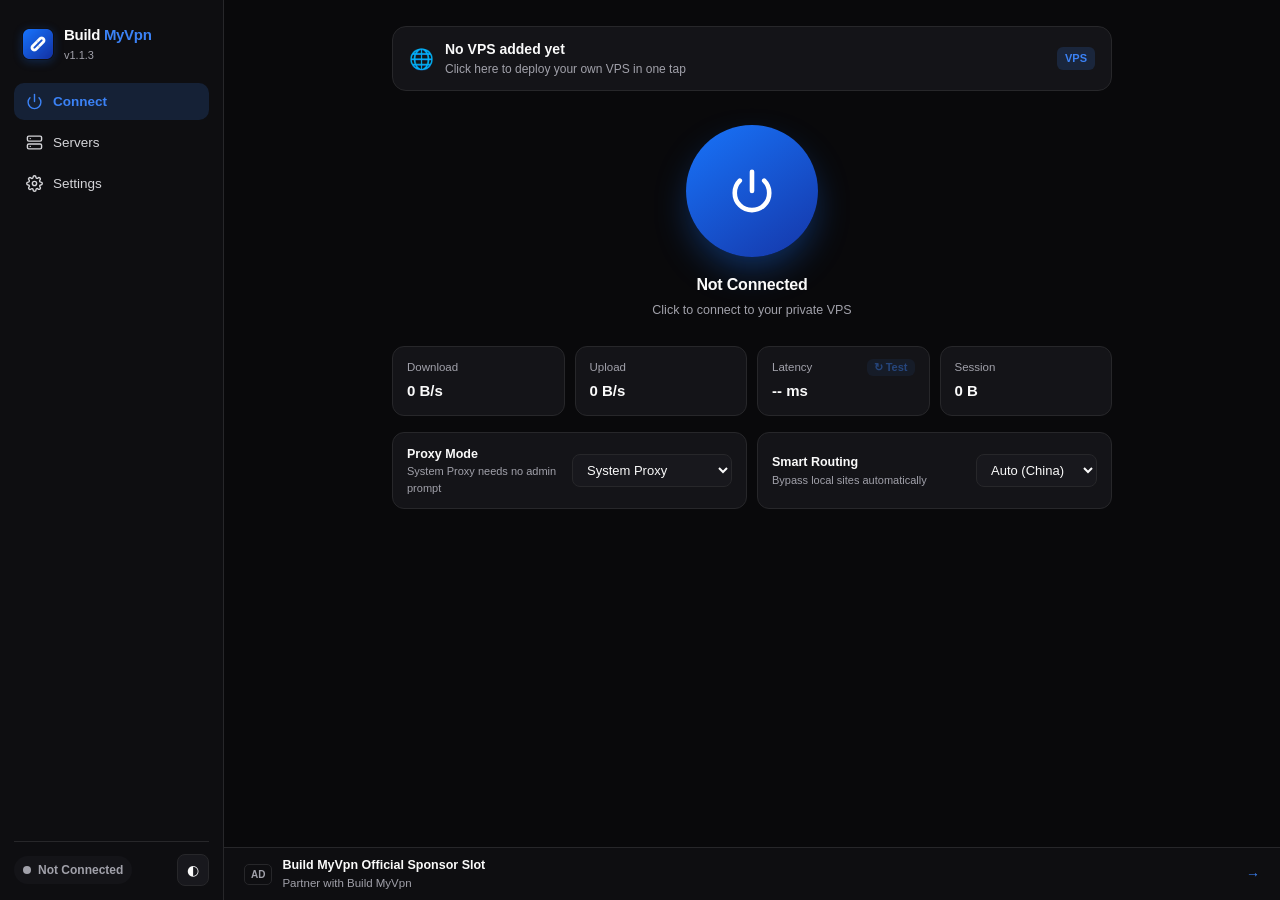
<file: desktop/ui/index.html>
<!DOCTYPE html>
<html lang="en" data-theme="light">
<head>
  <meta charset="UTF-8" />
  <meta name="viewport" content="width=device-width, initial-scale=1.0" />
  <title>Build MyVpn</title>
  <link rel="stylesheet" href="styles.css" />
</head>
<body>
  <div class="app-shell">
    <!-- Sidebar -->
    <aside class="sidebar">
      <div class="brand">
        <img src="logo.png" alt="Build MyVpn" />
        <div>
          <div class="brand-title">Build <span>MyVpn</span></div>
          <div class="brand-ver" id="appVer">v1.1.3</div>
        </div>
      </div>

      <nav class="nav-list">
        <button class="nav-item active" data-view="connect">
          <svg viewBox="0 0 24 24" fill="none" stroke="currentColor" stroke-width="2" stroke-linecap="round" stroke-linejoin="round"><path d="M18.36 6.64a9 9 0 1 1-12.73 0"/><line x1="12" y1="2" x2="12" y2="12"/></svg>
          <span data-i18n="nav_connect">Connect</span>
        </button>
        <button class="nav-item" data-view="servers">
          <svg viewBox="0 0 24 24" fill="none" stroke="currentColor" stroke-width="2" stroke-linecap="round" stroke-linejoin="round"><rect x="2" y="3" width="20" height="7" rx="2"/><rect x="2" y="14" width="20" height="7" rx="2"/><line x1="6" y1="6.5" x2="6.01" y2="6.5"/><line x1="6" y1="17.5" x2="6.01" y2="17.5"/></svg>
          <span data-i18n="nav_servers">Servers</span>
        </button>
        <button class="nav-item" data-view="settings">
          <svg viewBox="0 0 24 24" fill="none" stroke="currentColor" stroke-width="2" stroke-linecap="round" stroke-linejoin="round"><circle cx="12" cy="12" r="3"/><path d="M19.4 15a1.65 1.65 0 0 0 .33 1.82l.06.06a2 2 0 1 1-2.83 2.83l-.06-.06a1.65 1.65 0 0 0-1.82-.33 1.65 1.65 0 0 0-1 1.51V21a2 2 0 0 1-4 0v-.09A1.65 1.65 0 0 0 9 19.4a1.65 1.65 0 0 0-1.82.33l-.06.06a2 2 0 1 1-2.83-2.83l.06-.06a1.65 1.65 0 0 0 .33-1.82 1.65 1.65 0 0 0-1.51-1H3a2 2 0 0 1 0-4h.09A1.65 1.65 0 0 0 4.6 9a1.65 1.65 0 0 0-.33-1.82l-.06-.06a2 2 0 1 1 2.83-2.83l.06.06a1.65 1.65 0 0 0 1.82.33H9a1.65 1.65 0 0 0 1-1.51V3a2 2 0 0 1 4 0v.09a1.65 1.65 0 0 0 1 1.51 1.65 1.65 0 0 0 1.82-.33l.06-.06a2 2 0 1 1 2.83 2.83l-.06.06a1.65 1.65 0 0 0-.33 1.82V9c.26.6.85 1 1.51 1H21a2 2 0 0 1 0 4h-.09c-.66 0-1.25.4-1.51 1z"/></svg>
          <span data-i18n="nav_settings">Settings</span>
        </button>
      </nav>

      <div class="sidebar-footer">
        <div class="status-pill">
          <span class="dot" id="sideDot"></span>
          <span id="sideStatus" data-i18n="status_disconnected">Not Connected</span>
        </div>
        <button class="icon-btn" id="quickThemeBtn" title="Toggle Theme">◐</button>
      </div>
    </aside>

    <!-- Main Area -->
    <main class="main-area">
      <!-- Slim Auto-Update Banner (shown only when a newer version is available) -->
      <div class="update-banner" id="updateBanner">
        <div class="update-banner-left">
          <span class="badge badge-blue" id="updateBannerTag">v1.1.3</span>
          <span class="update-banner-title" id="updateBannerText" data-i18n="update_avail">New version available</span>
        </div>
        <div class="update-banner-actions">
          <button class="btn btn-sm btn-primary" id="bannerUpdateBtn" data-i18n="btn_update_now">Update Now</button>
          <button class="btn btn-sm" id="bannerLaterBtn" data-i18n="btn_later">Later</button>
        </div>
      </div>

      <div class="view-scroll">
        <!-- CONNECT VIEW -->
        <section class="view active" id="view-connect">
          <div class="active-node-bar" id="activeNodeBar">
            <div class="node-meta">
              <span class="node-flag" id="activeFlag">🌐</span>
              <div>
                <div class="node-title" id="activeName" data-i18n="no_server">No VPS added yet</div>
                <div class="node-sub" id="activeSub" data-i18n="no_server_sub">Click here to deploy your own VPS in one tap</div>
              </div>
            </div>
            <span class="badge badge-blue" id="activeProtoBadge">REALITY</span>
          </div>

          <div class="power-stage">
            <button class="power-btn" id="powerBtn" aria-label="Connect">
              <svg viewBox="0 0 24 24" fill="none" stroke="currentColor" stroke-width="2.4" stroke-linecap="round" stroke-linejoin="round"><path d="M18.36 6.64a9 9 0 1 1-12.73 0"/><line x1="12" y1="2" x2="12" y2="12"/></svg>
            </button>
            <div class="power-state-label" id="powerLabel" data-i18n="status_disconnected">Not Connected</div>
            <div class="power-hint" id="powerHint" data-i18n="tap_to_connect">Click to connect to your private VPS</div>
            <div class="error-banner" id="errorBanner"></div>
          </div>

          <div class="metrics-grid">
            <div class="metric-card">
              <div class="metric-label" data-i18n="metric_down">Download</div>
              <div class="metric-val" id="speedDown">0 B/s</div>
            </div>
            <div class="metric-card">
              <div class="metric-label" data-i18n="metric_up">Upload</div>
              <div class="metric-val" id="speedUp">0 B/s</div>
            </div>
            <div class="metric-card metric-action" id="delayCard">
              <div class="metric-head">
                <div class="metric-label" data-i18n="metric_delay">Latency</div>
                <button type="button" class="ping-btn" id="delayTestBtn" disabled>
                  <span id="delaySpin">↻</span>
                  <span data-i18n="btn_test_delay">Test</span>
                </button>
              </div>
              <div class="metric-val" id="delayVal">-- ms</div>
            </div>
            <div class="metric-card">
              <div class="metric-label" data-i18n="metric_session">Session</div>
              <div class="metric-val" id="sessionTraffic">0 B</div>
            </div>
          </div>

          <div class="quick-controls">
            <div class="ctrl-card">
              <div>
                <div class="ctrl-title" data-i18n="proxy_mode">Proxy Mode</div>
                <div class="ctrl-sub" data-i18n="proxy_mode_sub">System Proxy needs no admin prompt</div>
              </div>
              <select id="proxyModeSelect">
                <option value="system_proxy" data-i18n="mode_sysproxy">System Proxy</option>
                <option value="tun" data-i18n="mode_tun">TUN Global (Admin)</option>
              </select>
            </div>
            <div class="ctrl-card">
              <div>
                <div class="ctrl-title" data-i18n="routing_mode">Smart Routing</div>
                <div class="ctrl-sub" data-i18n="routing_mode_sub">Bypass local sites automatically</div>
              </div>
              <select id="routingModeSelect">
                <option value="auto_cn" data-i18n="route_cn">Auto (China)</option>
                <option value="auto_ir" data-i18n="route_ir">Auto (Iran)</option>
                <option value="auto_ru" data-i18n="route_ru">Auto (Russia)</option>
                <option value="global" data-i18n="route_global">Global Proxy</option>
                <option value="direct" data-i18n="route_direct">Direct</option>
              </select>
            </div>
          </div>
        </section>

        <!-- SERVERS VIEW -->
        <section class="view" id="view-servers">
          <div class="view-header">
            <h2 data-i18n="servers_title">My VPS Servers</h2>
            <div class="btn-row">
              <button class="btn" id="refreshServersBtn" data-i18n="btn_refresh">Check Status</button>
              <button class="btn btn-primary" id="openAddModalBtn" data-i18n="btn_add_vps">+ Add VPS</button>
            </div>
          </div>
          <div class="server-list" id="serverList"></div>
        </section>

        <!-- SETTINGS VIEW -->
        <section class="view" id="view-settings">
          <div class="view-header">
            <h2 data-i18n="settings_title">Settings</h2>
          </div>

          <div class="settings-group">
            <div class="setting-row">
              <div>
                <div class="setting-label" data-i18n="set_lang">Language</div>
                <div class="setting-desc" data-i18n="set_lang_desc">17 languages built in</div>
              </div>
              <select id="langSelect"></select>
            </div>
            <div class="setting-row">
              <div>
                <div class="setting-label" data-i18n="set_theme">Appearance</div>
                <div class="setting-desc" data-i18n="set_theme_desc">Auto switches by local time</div>
              </div>
              <select id="themeSelect">
                <option value="auto" data-i18n="theme_auto">Auto (Time)</option>
                <option value="light" data-i18n="theme_light">Light</option>
                <option value="dark" data-i18n="theme_dark">Dark</option>
              </select>
            </div>
            <div class="setting-row">
              <div>
                <div class="setting-label" data-i18n="set_port">Local Proxy Port</div>
                <div class="setting-desc" data-i18n="set_port_desc">HTTP &amp; SOCKS5 mixed port</div>
              </div>
              <input type="number" id="localPortInput" min="1024" max="65535" value="20808" style="width: 100px;" />
            </div>
            <div class="setting-row">
              <div>
                <div class="setting-label" data-i18n="set_tray">Minimize to System Tray</div>
                <div class="setting-desc" data-i18n="set_tray_desc">Keep running when window closes</div>
              </div>
              <input type="checkbox" id="minimizeTrayChk" checked />
            </div>
            <div class="setting-row">
              <div>
                <div class="setting-label" data-i18n="set_rules">Routing Rules (.srs)</div>
                <div class="setting-desc" id="rulesStatusText" data-i18n="set_rules_desc">Download latest validated CN / IR / RU rules</div>
              </div>
              <button class="btn btn-sm" id="updateRulesBtn" data-i18n="btn_update_rules">Update Rules</button>
            </div>
            <div class="setting-row" style="flex-direction:column;align-items:stretch;gap:8px;">
              <div style="display:flex;align-items:center;justify-content:space-between;gap:12px;">
                <div>
                  <div class="setting-label" data-i18n="set_update">Software Update</div>
                  <div class="setting-desc" id="updateStatusText" data-i18n="set_update_desc">Auto-checks on launch · Click to check manually</div>
                </div>
                <div class="btn-row">
                  <button class="btn btn-sm btn-primary" id="installUpdateBtn" style="display:none;" data-i18n="btn_update_now">Update Now</button>
                  <button class="btn btn-sm" id="checkUpdateBtn" data-i18n="btn_check_update">Check for Updates</button>
                </div>
              </div>
              <div class="progress-wrap" id="updateProgressWrap" style="margin:0;">
                <div class="progress-track"><div class="progress-fill" id="updateProgressBar"></div></div>
                <div class="progress-msg" id="updateProgressMsg">Downloading...</div>
              </div>
            </div>
          </div>

          <div class="settings-group" style="padding: 14px 16px;">
            <div style="display:flex;align-items:center;justify-content:space-between;margin-bottom:10px;">
              <div class="setting-label" data-i18n="diag_title">Core Logs (sing-box)</div>
              <button class="btn btn-sm" id="refreshLogsBtn" data-i18n="btn_refresh_logs">Refresh Logs</button>
            </div>
            <div class="logs-box" id="logsBox">No logs yet.</div>
          </div>

          <div class="settings-group">
            <div class="setting-row">
              <div>
                <div class="setting-label" data-i18n="about_title">About Build MyVpn</div>
                <div class="setting-desc" id="aboutMeta" data-i18n="about_desc">Free, open-source GPLv3+ self-hosted VPS client</div>
              </div>
              <div class="btn-row">
                <button class="btn btn-sm" id="openWebBtn" data-i18n="btn_website">Website</button>
                <button class="btn btn-sm" id="openGhBtn" data-i18n="btn_github">GitHub</button>
                <button class="btn btn-sm" id="openPrivacyBtn" data-i18n="btn_privacy">Privacy</button>
              </div>
            </div>
          </div>
        </section>
      </div>

      <!-- Fixed Slim Sponsor Banner -->
      <div class="sponsor-bar" id="sponsorBar">
        <div class="sponsor-left">
          <span class="ad-tag" id="sponsorBadge">AD</span>
          <div style="min-width:0;">
            <div class="sponsor-title" id="sponsorTitle">Build MyVpn Official Sponsor Slot</div>
            <div class="sponsor-sub" id="sponsorSub">Partner with Build MyVpn</div>
          </div>
        </div>
        <span style="color:var(--accent);font-weight:700;">→</span>
      </div>
    </main>
  </div>

  <!-- Add / Deploy VPS Modal -->
  <div class="modal-backdrop" id="deployModal">
    <div class="modal-card">
      <div class="modal-title" data-i18n="modal_add_title">Add &amp; Auto-Deploy VPS</div>
      <div class="security-note" data-i18n="security_note">
        Security: SSH credentials stay in memory only during deployment and are immediately erased.
      </div>
      <div class="form-grid">
        <div class="form-field full">
          <label data-i18n="label_name">Server Name (optional)</label>
          <input type="text" id="inName" placeholder="e.g. Tokyo VPS" />
        </div>
        <div class="form-field">
          <label data-i18n="label_host">VPS IP or Domain</label>
          <input type="text" id="inHost" placeholder="203.0.113.10" />
        </div>
        <div class="form-field">
          <label data-i18n="label_ssh_port">SSH Port</label>
          <input type="number" id="inPort" value="22" min="1" max="65535" />
        </div>
        <div class="form-field">
          <label data-i18n="label_user">SSH Username</label>
          <input type="text" id="inUser" value="root" />
        </div>
        <div class="form-field">
          <label data-i18n="label_auth">Authentication</label>
          <select id="inAuthType">
            <option value="password" data-i18n="auth_password">SSH Password</option>
            <option value="key" data-i18n="auth_key">Private Key (PEM)</option>
          </select>
        </div>
        <div class="form-field full" id="passField">
          <label data-i18n="label_pass">SSH Password</label>
          <input type="password" id="inPass" placeholder="••••••••" autocomplete="off" />
        </div>
        <div class="form-field full" id="keyField" style="display:none;">
          <label data-i18n="label_key">Private Key Content</label>
          <textarea id="inKey" rows="3" placeholder="-----BEGIN OPENSSH PRIVATE KEY-----"></textarea>
        </div>
        <div class="form-field full">
          <label data-i18n="label_protocol">Protocol</label>
          <select id="inProto">
            <option value="reality" data-i18n="proto_reality">VLESS + REALITY (TCP 443 · Recommended)</option>
            <option value="dual" data-i18n="proto_dual">Dual: REALITY + Hysteria2 (UDP 443)</option>
          </select>
        </div>
      </div>

      <div class="warning-box" id="hy2WarnBox">
        <div data-i18n="hy2_warn">High blocking risk: UDP-based Hysteria2 is easier to throttle or block on strict networks.</div>
        <label>
          <input type="checkbox" id="hy2RiskChk" />
          <span data-i18n="hy2_confirm">I understand the blocking risk.</span>
        </label>
      </div>

      <div class="progress-wrap" id="deployProgressWrap">
        <div class="progress-track"><div class="progress-fill" id="deployProgressBar"></div></div>
        <div class="progress-msg" id="deployProgressMsg">Preparing...</div>
      </div>

      <div class="modal-actions">
        <button class="btn" id="cancelDeployBtn" data-i18n="btn_cancel">Cancel</button>
        <button class="btn btn-primary" id="startDeployBtn" data-i18n="btn_deploy">Deploy Now</button>
      </div>
    </div>
  </div>

  <!-- TOFU Fingerprint Confirm Modal -->
  <div class="modal-backdrop" id="tofuModal">
    <div class="modal-card" style="max-width:440px;">
      <div class="modal-title" data-i18n="tofu_title">Verify SSH Host Key Fingerprint</div>
      <p style="font-size:13px;color:var(--muted);" data-i18n="tofu_desc">First time connecting to this VPS. Confirm the SHA-256 fingerprint:</p>
      <div class="fp-code" id="tofuFingerprint">SHA256:...</div>
      <div class="modal-actions">
        <button class="btn" id="tofuCancelBtn" data-i18n="btn_cancel">Cancel</button>
        <button class="btn btn-primary" id="tofuTrustBtn" data-i18n="tofu_trust">Trust &amp; Deploy</button>
      </div>
    </div>
  </div>

  <script src="i18n.js"></script>
  <script src="app.js"></script>
</body>
</html>
</file>
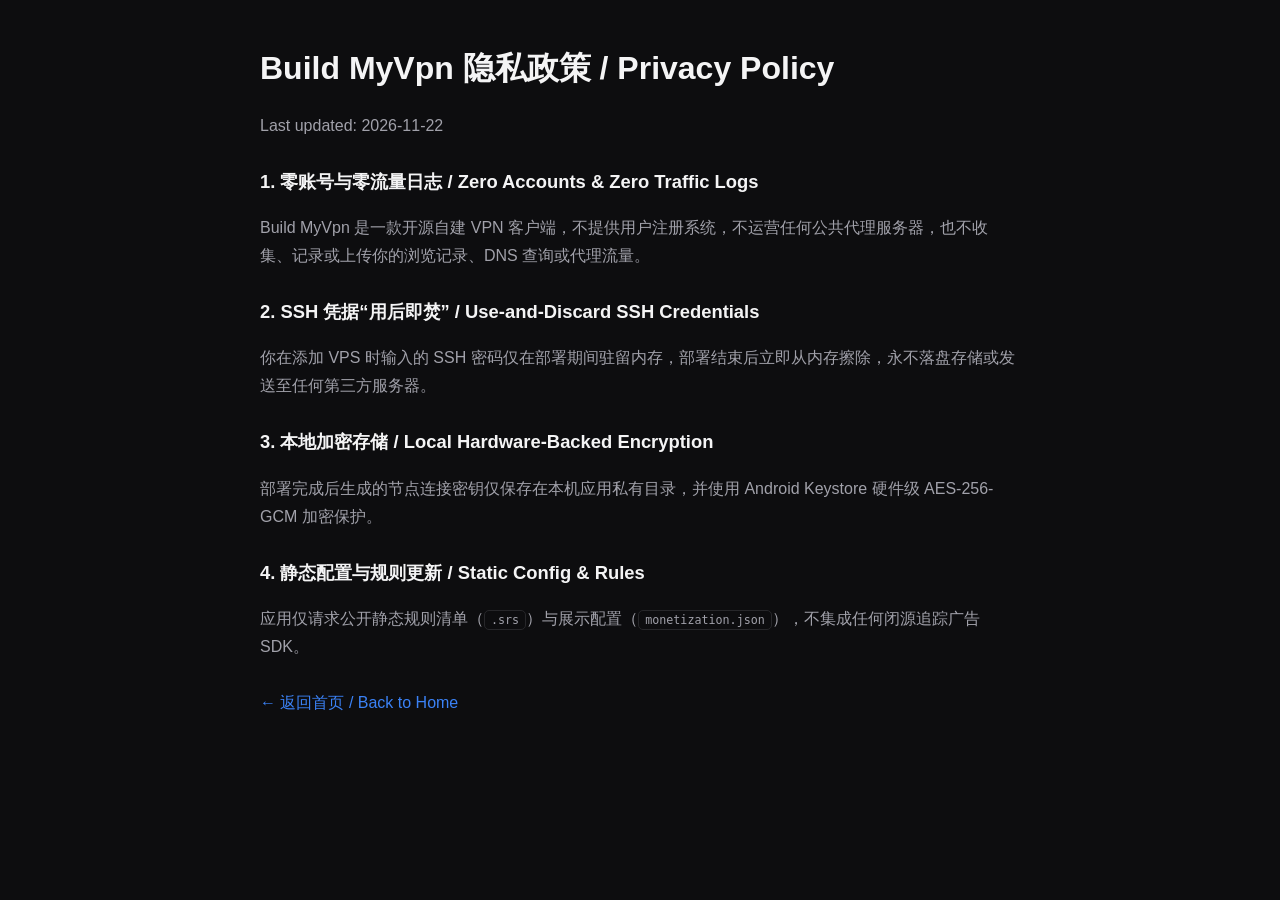
<file: website/privacy.html>
<!DOCTYPE html>
<html lang="zh-CN" data-theme="light">
<head>
  <meta charset="UTF-8" />
  <meta name="viewport" content="width=device-width, initial-scale=1.0" />
  <title>Privacy Policy — Build MyVpn</title>
  <link rel="icon" type="image/svg+xml" href="/favicon.svg" />
  <link rel="icon" href="/favicon.ico" sizes="any" />
  <link rel="apple-touch-icon" href="/apple-touch-icon.png" />
  <style>
    :root, [data-theme="light"] {
      --bg: #ffffff; --text: #111827; --muted: #6b7280; --accent: #2563eb; --border: #e5e7eb;
    }
    [data-theme="dark"] {
      --bg: #0d0d0f; --text: #f4f4f5; --muted: #a1a1aa; --accent: #3b82f6; --border: #27272a;
    }
    body {
      font-family: -apple-system, BlinkMacSystemFont, "Segoe UI", Roboto, "PingFang SC", sans-serif;
      background: var(--bg); color: var(--text);
      max-width: 760px; margin: 40px auto; padding: 0 20px; line-height: 1.75;
    }
    h1 { margin-bottom: 8px; }
    h2 { margin-top: 26px; margin-bottom: 8px; font-size: 1.15rem; }
    p { color: var(--muted); }
    a { color: var(--accent); text-decoration: none; }
    a:hover { text-decoration: underline; }
    code { padding: 2px 6px; border-radius: 5px; border: 1px solid var(--border); font-size: 0.9em; }
  </style>
</head>
<body>
  <h1>Build MyVpn 隐私政策 / Privacy Policy</h1>
  <p>Last updated: 2026-11-22</p>

  <h2>1. 零账号与零流量日志 / Zero Accounts &amp; Zero Traffic Logs</h2>
  <p>Build MyVpn 是一款开源自建 VPN 客户端，不提供用户注册系统，不运营任何公共代理服务器，也不收集、记录或上传你的浏览记录、DNS 查询或代理流量。</p>

  <h2>2. SSH 凭据“用后即焚” / Use-and-Discard SSH Credentials</h2>
  <p>你在添加 VPS 时输入的 SSH 密码仅在部署期间驻留内存，部署结束后立即从内存擦除，永不落盘存储或发送至任何第三方服务器。</p>

  <h2>3. 本地加密存储 / Local Hardware-Backed Encryption</h2>
  <p>部署完成后生成的节点连接密钥仅保存在本机应用私有目录，并使用 Android Keystore 硬件级 AES-256-GCM 加密保护。</p>

  <h2>4. 静态配置与规则更新 / Static Config &amp; Rules</h2>
  <p>应用仅请求公开静态规则清单（<code>.srs</code>）与展示配置（<code>monetization.json</code>），不集成任何闭源追踪广告 SDK。</p>

  <p style="margin-top: 28px;"><a href="./index.html">← 返回首页 / Back to Home</a></p>

  <script>
    const mode = localStorage.getItem("build_myvpn_theme_mode") || "auto";
    const h = new Date().getHours();
    const theme = mode === "auto" ? ((h >= 6 && h < 19) ? "light" : "dark") : mode;
    document.documentElement.setAttribute("data-theme", theme);
  </script>
</body>
</html>
</file>
<file: desktop/ui/styles.css>
:root, [data-theme="light"] {
  --bg: #ffffff;
  --sidebar-bg: #f7f7f9;
  --surface: #f4f4f6;
  --surface-elevated: #ffffff;
  --surface-hover: #eaecef;
  --text: #09090b;
  --text-secondary: #3f3f46;
  --muted: #71717a;
  --border: #e4e4e7;
  --accent: #1874fa;
  --accent-hover: #145ed4;
  --accent-soft: rgba(24, 116, 250, 0.1);
  --green: #16a34a;
  --green-soft: rgba(22, 163, 74, 0.12);
  --amber: #d97706;
  --amber-soft: rgba(217, 119, 6, 0.12);
  --red: #dc2626;
  --red-soft: rgba(220, 38, 38, 0.1);
  --shadow-sm: 0 1px 2px rgba(0, 0, 0, 0.04);
  --shadow-md: 0 10px 30px -10px rgba(0, 0, 0, 0.1);
}

[data-theme="dark"] {
  --bg: #09090b;
  --sidebar-bg: #0e0e11;
  --surface: #141418;
  --surface-elevated: #18181d;
  --surface-hover: #212127;
  --text: #fafafa;
  --text-secondary: #d4d4d8;
  --muted: #a1a1aa;
  --border: #27272a;
  --accent: #3b82f6;
  --accent-hover: #60a5fa;
  --accent-soft: rgba(59, 130, 246, 0.16);
  --green: #22c55e;
  --green-soft: rgba(34, 197, 94, 0.16);
  --amber: #f59e0b;
  --amber-soft: rgba(245, 158, 11, 0.15);
  --red: #ef4444;
  --red-soft: rgba(239, 68, 68, 0.15);
  --shadow-sm: 0 1px 2px rgba(0, 0, 0, 0.35);
  --shadow-md: 0 14px 36px -12px rgba(0, 0, 0, 0.65);
}

* { box-sizing: border-box; margin: 0; padding: 0; }
html, body { height: 100%; overflow: hidden; }
body {
  font-family: -apple-system, BlinkMacSystemFont, "SF Pro Text", "Segoe UI", Roboto, "PingFang SC", "Noto Sans SC", sans-serif;
  background: var(--bg);
  color: var(--text);
  font-size: 14px;
  line-height: 1.5;
  user-select: none;
  -webkit-font-smoothing: antialiased;
}

.app-shell {
  display: grid;
  grid-template-columns: 224px 1fr;
  height: 100vh;
}

/* Sidebar */
.sidebar {
  background: var(--sidebar-bg);
  border-inline-end: 1px solid var(--border);
  display: flex;
  flex-direction: column;
  padding: 20px 14px 14px;
}

.brand {
  display: flex;
  align-items: center;
  gap: 10px;
  padding: 4px 8px 20px;
}
.brand img {
  width: 32px;
  height: 32px;
  border-radius: 8px;
  box-shadow: 0 2px 10px rgba(24, 116, 250, 0.25);
}
.brand-title {
  font-weight: 700;
  font-size: 15px;
  letter-spacing: -0.3px;
}
.brand-title span { color: var(--accent); }
.brand-ver {
  font-size: 11px;
  color: var(--muted);
}

.nav-list {
  display: flex;
  flex-direction: column;
  gap: 4px;
  flex: 1;
}
.nav-item {
  display: flex;
  align-items: center;
  gap: 10px;
  width: 100%;
  padding: 10px 12px;
  border-radius: 10px;
  border: none;
  background: transparent;
  color: var(--text-secondary);
  font-size: 13.5px;
  font-weight: 500;
  cursor: pointer;
  text-align: start;
  transition: background 0.14s, color 0.14s;
}
.nav-item:hover { background: var(--surface-hover); color: var(--text); }
.nav-item.active {
  background: var(--accent-soft);
  color: var(--accent);
  font-weight: 600;
}
.nav-item svg { width: 17px; height: 17px; flex-shrink: 0; }

.sidebar-footer {
  border-top: 1px solid var(--border);
  padding-top: 12px;
  display: flex;
  align-items: center;
  justify-content: space-between;
  gap: 8px;
}
.status-pill {
  display: inline-flex;
  align-items: center;
  gap: 7px;
  font-size: 12px;
  font-weight: 600;
  color: var(--muted);
  padding: 5px 9px;
  border-radius: 999px;
  background: var(--surface);
}
.dot {
  width: 8px;
  height: 8px;
  border-radius: 50%;
  background: var(--muted);
  flex-shrink: 0;
}
.dot.online { background: var(--green); box-shadow: 0 0 0 3px var(--green-soft); }
.dot.connecting { background: var(--amber); box-shadow: 0 0 0 3px var(--amber-soft); }

.icon-btn {
  width: 32px;
  height: 32px;
  border-radius: 8px;
  border: 1px solid var(--border);
  background: var(--surface-elevated);
  color: var(--text);
  display: inline-flex;
  align-items: center;
  justify-content: center;
  cursor: pointer;
  font-size: 14px;
}
.icon-btn:hover { background: var(--surface-hover); }

/* Main Content */
.main-area {
  display: flex;
  flex-direction: column;
  height: 100vh;
  overflow: hidden;
}
.view-scroll {
  flex: 1;
  overflow-y: auto;
  padding: 26px 30px 20px;
}
.view { display: none; max-width: 720px; margin: 0 auto; }
.view.active { display: block; }

/* Connect View */
.active-node-bar {
  display: flex;
  align-items: center;
  justify-content: space-between;
  gap: 12px;
  background: var(--surface);
  border: 1px solid var(--border);
  border-radius: 14px;
  padding: 12px 16px;
  cursor: pointer;
  transition: border-color 0.15s;
}
.active-node-bar:hover { border-color: var(--accent); }
.node-meta { display: flex; align-items: center; gap: 11px; min-width: 0; }
.node-flag { font-size: 20px; }
.node-title { font-weight: 600; font-size: 14px; white-space: nowrap; overflow: hidden; text-overflow: ellipsis; }
.node-sub { font-size: 12px; color: var(--muted); }

.power-stage {
  display: flex;
  flex-direction: column;
  align-items: center;
  padding: 34px 0 26px;
}
.power-btn {
  width: 132px;
  height: 132px;
  border-radius: 50%;
  border: none;
  cursor: pointer;
  display: flex;
  align-items: center;
  justify-content: center;
  color: #ffffff;
  background: linear-gradient(145deg, #1874fa 0%, #1536a8 100%);
  box-shadow: 0 16px 38px -8px rgba(24, 116, 250, 0.45);
  transition: transform 0.16s ease, box-shadow 0.2s ease, background 0.2s ease;
}
.power-btn:hover { transform: scale(1.03); }
.power-btn:active { transform: scale(0.97); }
.power-btn.connected {
  background: linear-gradient(145deg, #22c55e 0%, #15803d 100%);
  box-shadow: 0 16px 38px -8px rgba(34, 197, 94, 0.48);
}
.power-btn.connecting {
  background: linear-gradient(145deg, #f59e0b 0%, #d97706 100%);
  box-shadow: 0 14px 32px -8px rgba(245, 158, 11, 0.45);
}
.power-btn svg { width: 46px; height: 46px; }
.power-state-label {
  margin-top: 16px;
  font-size: 16px;
  font-weight: 700;
  letter-spacing: -0.2px;
}
.power-hint {
  margin-top: 4px;
  font-size: 12.5px;
  color: var(--muted);
}
.error-banner {
  margin-top: 12px;
  padding: 9px 14px;
  border-radius: 10px;
  background: var(--red-soft);
  color: var(--red);
  font-size: 12.5px;
  max-width: 520px;
  text-align: center;
  display: none;
}
.error-banner.show { display: block; }

/* Metrics grid */
.metrics-grid {
  display: grid;
  grid-template-columns: repeat(4, 1fr);
  gap: 10px;
  margin-bottom: 16px;
}
.metric-card {
  background: var(--surface);
  border: 1px solid var(--border);
  border-radius: 12px;
  padding: 12px 14px;
}
.metric-label { font-size: 11.5px; color: var(--muted); font-weight: 500; }
.metric-val {
  margin-top: 4px;
  font-size: 15px;
  font-weight: 700;
  font-variant-numeric: tabular-nums;
}
.metric-action {
  cursor: pointer;
  transition: border-color 0.14s;
}
.metric-action:hover { border-color: var(--accent); }
.metric-head {
  display: flex;
  align-items: center;
  justify-content: space-between;
  gap: 6px;
}
.ping-btn {
  display: inline-flex;
  align-items: center;
  gap: 3px;
  padding: 2px 7px;
  border-radius: 6px;
  border: none;
  background: var(--accent-soft);
  color: var(--accent);
  font-size: 11px;
  font-weight: 600;
  font-family: inherit;
  cursor: pointer;
  transition: background 0.14s, color 0.14s, opacity 0.14s;
}
.ping-btn:hover:not(:disabled) {
  background: var(--accent);
  color: #ffffff;
}
.ping-btn:disabled {
  opacity: 0.45;
  cursor: not-allowed;
}
@keyframes bmv-spin { to { transform: rotate(360deg); } }
.spinning { display: inline-block; animation: bmv-spin 0.7s linear infinite; }

/* Mode controls */
.quick-controls {
  display: grid;
  grid-template-columns: 1fr 1fr;
  gap: 10px;
}
.ctrl-card {
  background: var(--surface);
  border: 1px solid var(--border);
  border-radius: 12px;
  padding: 12px 14px;
  display: flex;
  align-items: center;
  justify-content: space-between;
  gap: 10px;
}
.ctrl-title { font-size: 12.5px; font-weight: 600; }
.ctrl-sub { font-size: 11px; color: var(--muted); }

select, input[type="text"], input[type="password"], input[type="number"], textarea {
  background: var(--surface-elevated);
  color: var(--text);
  border: 1px solid var(--border);
  border-radius: 8px;
  padding: 7px 10px;
  font-family: inherit;
  font-size: 13px;
  outline: none;
  transition: border-color 0.14s;
}
select:focus, input:focus, textarea:focus { border-color: var(--accent); }

/* Servers View */
.view-header {
  display: flex;
  align-items: center;
  justify-content: space-between;
  margin-bottom: 18px;
}
.view-header h2 { font-size: 19px; font-weight: 700; letter-spacing: -0.3px; }
.btn-row { display: flex; gap: 8px; }

.btn {
  display: inline-flex;
  align-items: center;
  justify-content: center;
  gap: 6px;
  padding: 8px 14px;
  border-radius: 9px;
  border: 1px solid var(--border);
  background: var(--surface-elevated);
  color: var(--text);
  font-size: 13px;
  font-weight: 600;
  cursor: pointer;
  transition: background 0.14s, border-color 0.14s;
}
.btn:hover { background: var(--surface-hover); }
.btn-primary {
  background: var(--accent);
  border-color: var(--accent);
  color: #ffffff;
}
.btn-primary:hover { background: var(--accent-hover); border-color: var(--accent-hover); }
.btn-danger {
  color: var(--red);
  border-color: transparent;
  background: var(--red-soft);
}
.btn-sm { padding: 5px 10px; font-size: 12px; border-radius: 7px; }
.btn:disabled { opacity: 0.55; cursor: not-allowed; }

.server-list { display: flex; flex-direction: column; gap: 10px; }
.server-card {
  background: var(--surface);
  border: 1px solid var(--border);
  border-radius: 14px;
  padding: 14px 16px;
  display: flex;
  align-items: center;
  justify-content: space-between;
  gap: 14px;
  transition: border-color 0.14s;
}
.server-card.selected { border-color: var(--accent); background: var(--accent-soft); }
.server-left { display: flex; align-items: center; gap: 12px; min-width: 0; flex: 1; }
.server-info { min-width: 0; }
.server-name { font-weight: 700; font-size: 14px; display: flex; align-items: center; gap: 8px; }
.server-sub { font-size: 12px; color: var(--muted); margin-top: 2px; }
.badge {
  display: inline-flex;
  align-items: center;
  padding: 2px 7px;
  border-radius: 6px;
  font-size: 11px;
  font-weight: 600;
  background: var(--surface-elevated);
  border: 1px solid var(--border);
  color: var(--text-secondary);
}
.badge-green { background: var(--green-soft); border-color: transparent; color: var(--green); }
.badge-blue { background: var(--accent-soft); border-color: transparent; color: var(--accent); }
.empty-state {
  text-align: center;
  padding: 54px 20px;
  background: var(--surface);
  border: 1px dashed var(--border);
  border-radius: 16px;
  color: var(--muted);
}
.empty-state h3 { color: var(--text); margin-bottom: 6px; font-size: 15px; }

/* Settings View */
.settings-group {
  background: var(--surface);
  border: 1px solid var(--border);
  border-radius: 14px;
  margin-bottom: 14px;
  overflow: hidden;
}
.setting-row {
  display: flex;
  align-items: center;
  justify-content: space-between;
  gap: 16px;
  padding: 13px 16px;
  border-bottom: 1px solid var(--border);
}
.setting-row:last-child { border-bottom: none; }
.setting-label { font-weight: 600; font-size: 13.5px; }
.setting-desc { font-size: 12px; color: var(--muted); margin-top: 2px; }

.logs-box {
  background: #0c0c0f;
  color: #d4d4d8;
  font-family: ui-monospace, SFMono-Regular, Menlo, Consolas, monospace;
  font-size: 11.5px;
  line-height: 1.5;
  padding: 12px;
  border-radius: 10px;
  height: 170px;
  overflow-y: auto;
  white-space: pre-wrap;
  word-break: break-all;
  user-select: text;
}

/* Update Banner */
.update-banner {
  display: none;
  align-items: center;
  justify-content: space-between;
  gap: 12px;
  padding: 10px 20px;
  background: var(--accent-soft);
  border-bottom: 1px solid var(--accent);
  font-size: 12.5px;
}
.update-banner.show { display: flex; }
.update-banner-left { display: flex; align-items: center; gap: 8px; min-width: 0; }
.update-banner-title { font-weight: 600; color: var(--text); }
.update-banner-actions { display: flex; align-items: center; gap: 6px; flex-shrink: 0; }

/* Bottom Sponsor Bar */
.sponsor-bar {
  border-top: 1px solid var(--border);
  background: var(--sidebar-bg);
  padding: 8px 20px;
  display: flex;
  align-items: center;
  justify-content: space-between;
  gap: 12px;
  cursor: pointer;
}
.sponsor-bar:hover { background: var(--surface); }
.sponsor-left { display: flex; align-items: center; gap: 10px; min-width: 0; }
.ad-tag {
  font-size: 10px;
  font-weight: 700;
  padding: 2px 6px;
  border-radius: 5px;
  border: 1px solid var(--border);
  color: var(--muted);
}
.sponsor-title { font-size: 12.5px; font-weight: 600; white-space: nowrap; overflow: hidden; text-overflow: ellipsis; }
.sponsor-sub { font-size: 11.5px; color: var(--muted); white-space: nowrap; overflow: hidden; text-overflow: ellipsis; }

/* Modal */
.modal-backdrop {
  position: fixed;
  inset: 0;
  background: rgba(0, 0, 0, 0.55);
  backdrop-filter: blur(4px);
  display: none;
  align-items: center;
  justify-content: center;
  z-index: 100;
  padding: 20px;
}
.modal-backdrop.open { display: flex; }
.modal-card {
  background: var(--surface-elevated);
  border: 1px solid var(--border);
  border-radius: 16px;
  width: 100%;
  max-width: 490px;
  max-height: 90vh;
  overflow-y: auto;
  padding: 22px;
  box-shadow: var(--shadow-md);
}
.modal-title { font-size: 16px; font-weight: 700; margin-bottom: 14px; }
.form-grid { display: grid; grid-template-columns: 1fr 1fr; gap: 10px; }
.form-field { display: flex; flex-direction: column; gap: 5px; margin-bottom: 10px; }
.form-field label { font-size: 12px; font-weight: 600; color: var(--text-secondary); }
.form-field.full { grid-column: 1 / -1; }
.security-note {
  font-size: 11.5px;
  color: var(--muted);
  background: var(--surface);
  border-radius: 8px;
  padding: 8px 10px;
  margin-bottom: 12px;
}
.warning-box {
  font-size: 12px;
  color: var(--amber);
  background: var(--amber-soft);
  border-radius: 10px;
  padding: 10px 12px;
  margin-bottom: 12px;
  display: none;
}
.warning-box.show { display: block; }
.warning-box label { display: flex; align-items: flex-start; gap: 8px; margin-top: 8px; cursor: pointer; color: var(--text); font-weight: 600; }

.progress-wrap {
  margin: 12px 0;
  display: none;
}
.progress-wrap.show { display: block; }
.progress-track {
  height: 7px;
  background: var(--surface);
  border-radius: 999px;
  overflow: hidden;
}
.progress-fill {
  height: 100%;
  width: 0%;
  background: var(--accent);
  transition: width 0.25s ease;
}
.progress-msg {
  margin-top: 6px;
  font-size: 12px;
  color: var(--muted);
}

.fp-code {
  font-family: ui-monospace, SFMono-Regular, Menlo, Consolas, monospace;
  font-size: 12px;
  background: var(--surface);
  border: 1px solid var(--border);
  border-radius: 8px;
  padding: 10px;
  word-break: break-all;
  margin: 10px 0 14px;
  user-select: text;
}
.modal-actions {
  display: flex;
  justify-content: flex-end;
  gap: 8px;
  margin-top: 14px;
}
</file>
